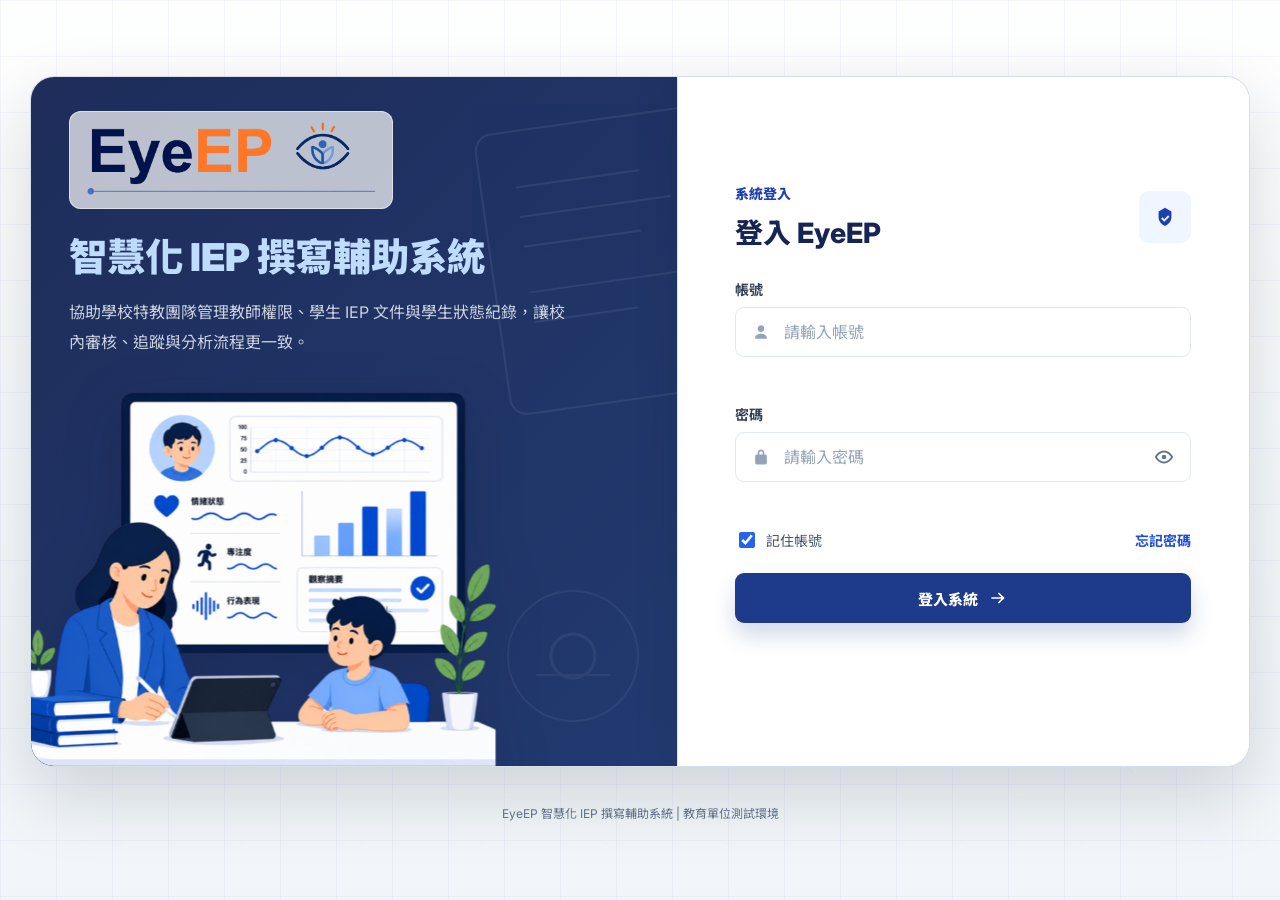
<file: EyeEP-login/index.html>
﻿<!doctype html>
<html lang="zh-Hant">
  <head>
    <meta charset="UTF-8" />
    <meta name="viewport" content="width=device-width, initial-scale=1.0" />
    <title>EyeEP 智慧化 IEP 撰寫輔助系統</title>
    <link rel="preconnect" href="https://fonts.googleapis.com" />
    <link rel="preconnect" href="https://fonts.gstatic.com" crossorigin />
    <link
      href="https://fonts.googleapis.com/css2?family=Noto+Sans+TC:wght@400;500;600;700;800&family=Inter:wght@500;600;700;800&display=swap"
      rel="stylesheet"
    />
    <link rel="stylesheet" href="style.css" />
  </head>
  <body>
    <main class="login-page">
      <div class="background" aria-hidden="true">
        <div class="grid-pattern"></div>
        <svg class="geometry-lines" viewBox="0 0 1440 900" preserveAspectRatio="none">
          <path d="M96 156H438L548 266H822"></path>
          <path d="M1010 132H1222L1336 246V420"></path>
          <path d="M150 668H392L496 566H682"></path>
          <path d="M918 650H1152L1274 772"></path>
          <path d="M780 216L884 296L842 424L704 424L662 296L780 216Z"></path>
        </svg>
      </div>

      <section class="layout">
        <div class="split-card fade-up">
          <section class="split-info">
            <div class="brand-card">
              <img class="brand-logo" src="logo.png" alt="EyeEP" />
            </div>

            <div class="headline-block">
              <p class="english-title">智慧化 IEP 撰寫輔助系統</p>
              <p class="description">
                協助學校特教團隊管理教師權限、學生 IEP 文件與學生狀態紀錄，讓校內審核、追蹤與分析流程更一致。
              </p>
            </div>

            <div class="product-showcase" aria-label="AI IEP 教育分析系統展示圖">
              <img class="product-visual" src="AI-IEP.png" alt="AI IEP 教育分析系統展示" />
            </div>
          </section>

          <section class="login-card">
            <div class="card-header">
              <div>
                <p class="eyebrow">系統登入</p>
                <h2>登入 EyeEP</h2>
              </div>
              <div class="secure-icon">
                <svg viewBox="0 0 24 24" aria-hidden="true">
                  <path d="M12 2l7 4v6c0 4.5-3 8.3-7 9.8C8 20.3 5 16.5 5 12V6l7-4zm3.4 8.2l-4.2 4.2-2-2-1.4 1.4 3.4 3.4 5.6-5.6-1.4-1.4z"></path>
                </svg>
              </div>
            </div>

            <form id="loginForm" novalidate>
              <div class="field-group">
                <label for="account">帳號</label>
                <div class="input-wrap">
                  <svg class="field-icon" viewBox="0 0 24 24" aria-hidden="true">
                    <path d="M12 12c2.2 0 4-1.8 4-4s-1.8-4-4-4-4 1.8-4 4 1.8 4 4 4zm0 2c-3.3 0-7 1.7-7 5v1h14v-1c0-3.3-3.7-5-7-5z"></path>
                  </svg>
                  <input id="account" name="account" type="text" placeholder="請輸入帳號" autocomplete="username" />
                </div>
                <p class="error-message" id="accountError"></p>
              </div>

              <div class="field-group">
                <label for="password">密碼</label>
                <div class="input-wrap">
                  <svg class="field-icon" viewBox="0 0 24 24" aria-hidden="true">
                    <path d="M17 9h-1V7c0-2.2-1.8-4-4-4S8 4.8 8 7v2H7c-1.1 0-2 .9-2 2v8c0 1.1.9 2 2 2h10c1.1 0 2-.9 2-2v-8c0-1.1-.9-2-2-2zm-7-2c0-1.1.9-2 2-2s2 .9 2 2v2h-4V7z"></path>
                  </svg>
                  <input id="password" name="password" type="password" placeholder="請輸入密碼" autocomplete="current-password" />
                  <button class="password-toggle" id="passwordToggle" type="button" aria-label="顯示密碼">
                    <svg class="eye-icon" viewBox="0 0 24 24" aria-hidden="true">
                      <path d="M12 5c5 0 9 4.5 10 7-1 2.5-5 7-10 7S3 14.5 2 12c1-2.5 5-7 10-7zm0 2c-3.4 0-6.4 2.7-7.7 5 1.3 2.3 4.3 5 7.7 5s6.4-2.7 7.7-5C18.4 9.7 15.4 7 12 7zm0 2.5a2.5 2.5 0 110 5 2.5 2.5 0 010-5z"></path>
                    </svg>
                  </button>
                </div>
                <p class="error-message" id="passwordError"></p>
              </div>

              <div class="form-row">
                <label class="remember">
                  <input type="checkbox" id="rememberMe" checked />
                  <span>記住帳號</span>
                </label>
                <button class="link-button" type="button">忘記密碼</button>
              </div>

              <button class="login-button" id="loginButton" type="submit">
                <span class="button-text">登入系統</span>
                <span class="spinner" aria-hidden="true"></span>
                <svg class="arrow-icon" viewBox="0 0 24 24" aria-hidden="true">
                  <path d="M13.2 5.3L20 12l-6.8 6.7-1.4-1.4 4.4-4.3H4v-2h12.2l-4.4-4.3 1.4-1.4z"></path>
                </svg>
              </button>
              <p class="success-message" id="successMessage" role="status"></p>
            </form>
          </section>
        </div>

        <p class="footer-note">EyeEP 智慧化 IEP 撰寫輔助系統 | 教育單位測試環境</p>
      </section>
    </main>

    <script src="script.js"></script>
  </body>
</html>
</file>
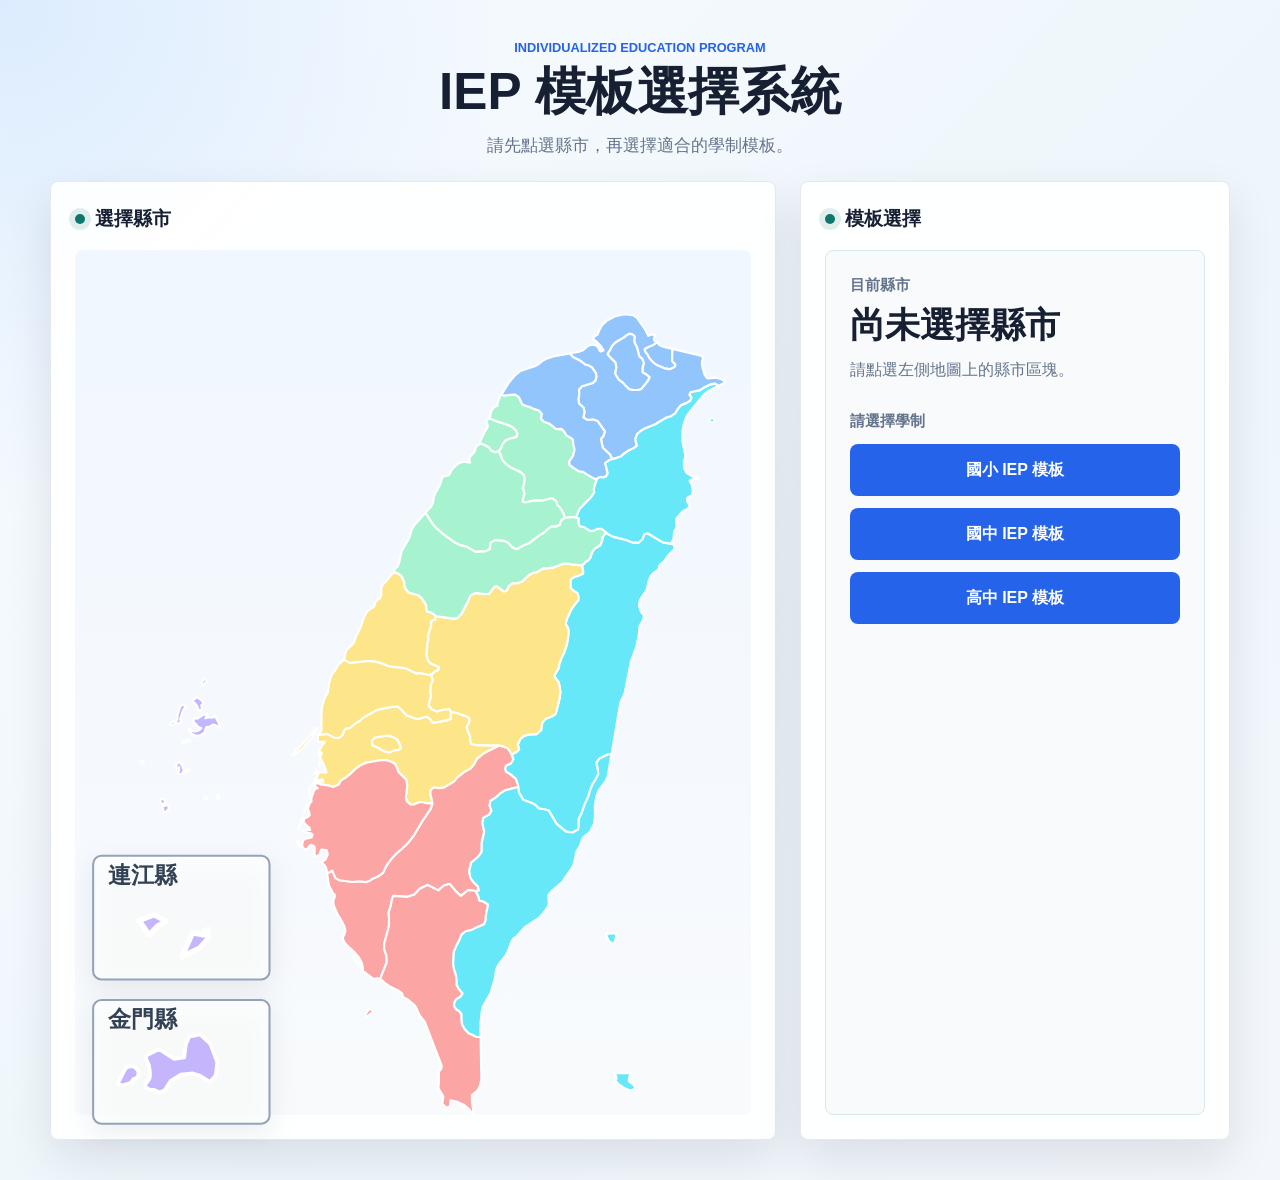
<file: EyeEP-Map/index.html>
<!DOCTYPE html>
<html lang="zh-Hant">
<head>
    <meta charset="UTF-8">
    <meta name="viewport" content="width=device-width, initial-scale=1.0">
    <title>IEP 模板選擇系統首頁</title>
    <link rel="stylesheet" href="style.css">
</head>
<body>
    <main class="page-shell">
        <header class="hero">
            <p class="eyebrow">Individualized Education Program</p>
            <h1>IEP 模板選擇系統</h1>
            <p class="hero-text">請先點選縣市，再選擇適合的學制模板。</p>
        </header>

        <section class="workspace" aria-label="IEP 模板選擇">
            <section class="card map-card" aria-labelledby="mapTitle">
                <div class="section-heading">
                    <span class="heading-dot"></span>
                    <h2 id="mapTitle">選擇縣市</h2>
                </div>

                <div class="map-wrap">
                    <svg class="taiwan-map" viewBox="210 245 820 1050" role="img" aria-labelledby="svgTitle svgDesc">
                        <title id="svgTitle">台灣縣市互動地圖</title>
                        <desc id="svgDesc">可點擊台灣 22 個縣市區塊，包含本島與離島縣市。</desc>

                        <defs>
                            <filter id="countyShadow" x="-30%" y="-30%" width="160%" height="160%">
                                <feDropShadow dx="0" dy="14" stdDeviation="10" flood-color="#1d4ed8" flood-opacity="0.24"/>
                            </filter>
                        </defs>

                        <!-- SVG path source: @svg-maps/taiwan, based on simplemaps Taiwan map data. -->
                        <g class="island-inset lienchiang-inset" aria-label="連江縣位置框">
                            <rect class="inset-frame" x="232" y="980" width="214" height="150" rx="10" />
                            <text class="inset-title" x="250" y="1013">連江縣</text>
                        </g>
                        <g class="island-inset kinmen-inset" aria-label="金門縣位置框">
                            <rect class="inset-frame" x="232" y="1155" width="214" height="150" rx="10" />
                            <text class="inset-title" x="250" y="1188">金門縣</text>
                        </g>
                        <g class="county-group">
                            <path class="county" id="changhua-county" tabindex="0" role="button" aria-label="選擇彰化縣" data-county="彰化縣" d="M647.2 689.6l0.1 3.6-4.3 1.6-1.2 2.9 0.5 4-2 4.6-1.6 5.4-0.1 5.7-1.2 6.6-0.9 13.4 2.1 6.3 3.6 3.3 3.9 1.4 5.6 2.9-1 3.5-3.8 1.5-2.5 2.3-2.4 1.6-1 0.7-12-2.4-5.8 0.1-12.2-6-19.7-2.3-11.6-4.4-6.6-1.8-7.6-0.4-22 2.6-7.6-4.4 0.8-1.4 1.6-7.1 1.2-3 7.1-6.8 2-2.8 2.7-7.8 4.2-7.7 5.7-16.1 2.7-4.7 3-3 2.5-1.7 2.2-1.1 1.6-1.4 0.6-3 1.2-2.8 5.1-4 1.2-3 0.6-10.1 0.9-2.8 2.7-2.6 11.3-13.2 5.8 1.9 4 3.5 2.7 6.3 1 7.6 4.5 5.4 11.9 3.5 4.3 3.6 3.2 5 2 4 0.1 4 1.2 3.3 4.3 0.8 5.4 3.5 0 1.4z" />
                            <path class="county" id="chiayi-city" tabindex="0" role="button" aria-label="選擇嘉義市" data-county="嘉義市" d="M573.8 836.5l9.3-1.6 7.8-0.7 5.6 2.1 4.1 2.2 2.5 4 2.5 6.8-3 2.2-4.5 0.6-6.8 2.7-7.3-1.7-7-4.5-6.1-2.4-0.9-5.6 3.8-4.1z" />
                            <path class="county" id="chiayi-county" tabindex="0" role="button" aria-label="選擇嘉義縣" data-county="嘉義縣" d="M499.6 893.2l-1.8 1.4-0.4-1.1 2.4-3.1 0.9-2.4 1.1-1.5 0.6 0.5 0.1 1.1-1.4 2-1.5 3.1z m2.2-12.6l-0.7-0.7 2-3.8 0.9-0.4-0.5 1.9-1.7 3z m4.9-9l-0.1-4.4 0.5 0.4 0.1 2.9-0.5 1.1z m1.4-9.7l-0.8 1.6-0.5-2 1.3 0.4z m-1.3-6.1l-0.5 1.3-1.3-2.1 1.8 0.8z m-29.8 1l-3.2 1.6 3.8-5.4 13.9-14.1 10.6-13.5 2.5-0.8-9 14.7-4.5 4.5-2.9 3.5-3.8 3.8-3 2.1-4.4 3.6z m189.5-51.1l6.1 0.7 6.8 2.6 4.1 1.2 5.1 2.8-0.3 5.3-3 5.1 1.2 4.8 2.7 6.5 0.4 5.9 1.1 3.8 7.6 1.4 25.6 0.2 0.9 0.2-18.5 9.4-8.5 6.8-3.6 6.8-4.2 5-7.7 4.3-7.9 6.1-4.5 5.4-12.3 7.3-5.8 0.6-6.9-0.7-3.6 3.5-0.1 5 1.4 4.5 1 6.7-8.4-1-3.7-1.1-5 0.6-5.3 2.4-3.8 0-4.5-3.5-1.6-4.6 1.8-14.2-1-7.5-9.9-10.1-1.7-5.1-2.1-4.2-4-2.4-7.2-2.4-8.5 0.5-15.2 2.8-7.8 3.5-6.1 4.6-4.7 4.8-6.6 5.1-5.8 3.6-2.5 4.9-6.2 2.8-7.2-1.8-8.9-1.3-5.2-2 3.8-0.3 3.3-1.4 1.4 0.5-0.9-3.2-2.2 1.6-1.8-0.5-2.5-0.1 0-3.3 2.4-5.6 3.7-0.3 5.4 0.1-3.7-10.5-4.1-8 1.9-3.7 0-1.9-3.1-1.5 0.4-1.8 1.8-2 0.9-2.6 4-5.2-8.5 0.5-0.2-8.7 11.6-1.4 8.3 4.7 6.1 0.1 3.9-3.2 1.7-4.9 2.1-3 5.3-0.8 7-5.7 4.4-2.4 3.8-3.8 16.3-9.4 7.2-2 12.6-2.3 6.9-0.4 5.3 4.6 5 5.9 12.6 4.6 3.7-0.5 8.3-2.4 4.7 3.4 2.4 3.9 6.3-0.6 11.7-2.4 4-1.3 0-3.4 0.3-5 0.5 0z m-92.7 30.8l-3.8 4.1 0.9 5.6 6.1 2.4 7 4.5 7.3 1.7 6.8-2.7 4.5-0.6 3-2.2-2.5-6.8-2.5-4-4.1-2.2-5.6-2.1-7.8 0.7-9.3 1.6z" />
                            <path class="county" id="hualien-county" tabindex="0" role="button" aria-label="選擇花蓮縣" data-county="花蓮縣" d="M935.4 601.5l0.6 0.8 1.6 2.9 0.2 1.1-1.4 2.4-5.8 5.7-6.2 8.6-4.7 3.7-1.4 2 0.7 2.1-0.9 1.5-6.6 5.1-2.5 2.4-2.8 6-2.9 12.2-7.4 10.9-1.5 4.4 0.2 4.7 1.8 5.2 1.5 2.3 1.3 1 0.8 1.4 0.1 3.2-1.1 3.6-3.7 5.8-0.7 3.5-0.4 6.4-3.2 16.3-6.4 17-8 40.1-4.8 9.8-11 64.1-3.5-1-10.8 5.2-3.9 5.4 1.7 6.9 0.6 6.9-3.6 6.9-3.4 5.2-2.7 6.6-2.4 8.4-3.7 7.7-4.8 13.2-3.1 6.1 0.1 6.7-0.9 6.2-6.5 3.7-8.2-1.1-11.7-9.7-9.2-16-5.7-1.5-6.3-0.9-5-4.8-6.1-2.9-7.8-2.8-5-8.1-1.2-7.4-0.3-2.5-2.8-7.6-6.3-5.2-5.6-3.6-1-4 1.4-3.2 5.6-2.4 3-5-1.9-5.8 6-3.5 3.1-2.8-1.7-6.2 1.5-2.7 1.5-4 5.2-3.9 7.4-1.6 7.4-0.3 5.3-4.7 1.3-8.5 4-5.2 7.6-2.8 4.5-3.1 1.6-5.1 3.2-12.6 1.2-8.4-0.9-7.2-1.2-5.4-3.2-4.1-2.1-4 5.7-9.4 0.2-3.7 2.5-7 3.9-8.5 3-8.8 1.6-9.9 0.6-7.6-1.8-4.5-2-3.3 2.3-7.6 5.1-10.7 8-10.4 0.3-3.9-1.5-4.5-5.2-3.4-2.9-3.1-0.2-9.9 3.7-2.9 6.6-2.2 5.2-2.4-0.2-3.7-1.4-6.2 2.8-2 1.2-2.1 3.4-1.7 3.1-3.8 1.3-5.1 3-5 7.5-4.7 2.4-6.2 0.4-4.2 4.7-4.9 2.5 2.1 6.5 3.1 15 3.8 8.3 3.2 6.5 0 4.9-4.5 2.4-6 3.8-0.9 18.5 11.1 11.1 1.7 1.1 0z" />
                            <path class="county" id="hsinchu-city" tabindex="0" role="button" aria-label="選擇新竹市" data-county="新竹市" d="M724.3 489l-0.2 0.2-4.6 1.1-4.4-1.7-2.7-3.8-4.3-2.6-6.9-2.7 1.2-4.1 5.5-11.4 2.2-3 0.7-1.5 0-1.7-0.7-1.9-1.1-2.2 1.5-3 1.8-1.8 8.3 3.6 15.1 4.8 5.4 2.8 3.8 3.9 1.9 3.7-1 3.6-2.4 1.4-5.1 0.9-5.9 2.4-3.4 4.3-2.3 5.6-2.4 3.1z" />
                            <path class="county" id="hsinchu-county" tabindex="0" role="button" aria-label="選擇新竹縣" data-county="新竹縣" d="M843.1 523.6l-2.3 6.5-1.4 4.7 0.6 4.4-3.8 5.8-14 14.2-4.3 10.5-2.8-0.8-10.6 1-0.8 0.6-0.6-4.9-4.6-7.8-3.3-3.3-1.3-4.4-5-4-12.5 3.2-4.8-0.5-6.8 0.5-7.7 2.1-4.1-1 0.9-5.1 1.3-4.6-1-4-1-2.9 1-3.1 0.8-3.5 0.3-3.9-0.7-5.2-3.9-3.4-12.1-5.7-6-4.5-3.9-4.4-4.4-11.1 2.4-3.1 2.3-5.6 3.4-4.3 5.9-2.4 5.1-0.9 2.4-1.4 1-3.6-1.9-3.7-3.8-3.9-5.4-2.8-15.1-4.8-8.3-3.6 1.5-2.3 0.6-3.9 0.9-2.9 2-2.9 2.7-2.1 2.5-0.9-0.2-1.2 0.7-2.9 2.2-6.1 2.1-3.3 3.1 1.1 13.7-1 4.6 3.1 4 8.7 5 2 4.3 1.2 4.1 2 6.8 2.2 3.6 4.2-1.1 5.8 3.5 3.7 6.5 2.1 4.2 3.1 3.1 3.1 3.8 0.7 3.9-0.3 3.4 3.5 2.6 4.5 4.3 2.2 3.4 2.6 0.4 5 1.6 7.3-1.9 7.8-4.6 6.5 0.5 4.3 5.2 3.9 6.2 3.8 5.5 0.9 4 2.9 7.3 4.1 4.8 2.2z" />
                            <path class="county" id="kaohsiung-city" tabindex="0" role="button" aria-label="選擇高雄市" data-county="高雄市" d="M739.8 857.3l1.9 5.8-3 5-5.6 2.4-1.4 3.2 1 4 5.6 3.6 6.3 5.2 2.8 7.6 0.3 2.5-15.6 3.8-6.4 4.1-4 3.9-7.8 5.1-0.9 5.7 2.3 6-2.7 4.9-7.4 4-0.8 6.9 2.1 9.9-3 13.2-0.1 11.2-4.3 5.9-8.5 7.2-2.3 9.8 1.3 8.1 3 4.6 6.2 6.4 1.2 4.9-3.9 0.5-5.2-0.9-4.3 0.2-8.5 6.7-5.9-5.5-7.6-8.9-7.2 1.8-6.6 5.9-13.1-6.6-9.4 4.5-6.4 7.1-8 2.8-17.8-1.1-1.7 4.9-1.3 7.2-2.6 7.9 0.5 7-0.1 9.5-5.7 21.2-0.1 7.1 2.7 7.5 0.4 8.2-8.1 20.5-2.6-1.1-1.6 0.1-1.8 0.7-2.2 0-13-10.2-12.1-17.1 12.7 15.4-1.5-7.4-3.8-7.2-5.3-6-9-8.4-3.5-4.2-1.6-4.8 2.2-4.6 1.1-4.1-1.5-5.8-2.7-5.6-4.9-7.7-4.6-10.2-1-4.5 0.1-3 1.5-3.6 0.3-2.4-0.5-1.2-2.7-2.3-0.5-2.3-2.9-4.9-0.7-2-2.1-13.6 6.1-3.7 0.2 0.5 3.9 8.6 4.8 2.5 15.7 2.2 8.2-0.9 8.4 1 4.2-1.5 3.5-2.6 6.5-2.6 6.3-4.4 2.4-5.5 3-5.2 5.3-7.1 6.1-6.4 6.5-5.4 7.4-7.2 6.5-8.4 10-17 10.4-15.1 2.3-6.6-1-6.7-1.4-4.5 0.1-5 3.6-3.5 6.9 0.7 5.8-0.6 12.3-7.3 4.5-5.4 7.9-6.1 7.7-4.3 4.2-5 3.6-6.8 8.5-6.8 18.5-9.4 4.3 1 5.8 2.2 4.2 5.9 0.7 2z" />
                            <path class="county" id="keelung-city" tabindex="0" role="button" aria-label="選擇基隆市" data-county="基隆市" d="M934.8 365l-0.3 11.9 0.2 3 3.7 3.9-0.4 2.5-2.5 1.8-4 1.5-5.1-0.6-10.6-4.4-3-2.2-3.7-3.4-2.8-3.5-1.7-3.5-2.9-3.7-0.6-2.9 3.2-2.2 7.2-3.1 4.4-2.9 1.4 0.9 2.4 2.7 3.9 1.4 11.2 2.8z" />
                            <path class="county" id="kinmen-county" tabindex="0" role="button" aria-label="選擇金門縣" data-county="金門縣" transform="translate(260 230) scale(1.78)" d="M9.2 576.4l-5.2 1.5-3-1.2 5-9.9 1.3-1.4 2.1-0.5 2.1-0.1 2 1.4 1.6 1.8 0 3.1-1.4 2.1-1.6 0.1-1.1 1.2-0.6 1.2-1.2 0.7z m55-26.8l4.7 12.6-1 8.8-3.9 4.6-6.8-4.3-5-1.6-8.1 0.8-7.1 4.5-3.9 6.1-3.4 1.7-3.9-1.9-2.7-0.1-2.4-1.1-1.2-2.1 0.5-0.7 2.1-2.8 0.7-1.2 0.2-2.1-0.1-2.5-0.7-4.3-1.8-4.2-0.2-2.1 1.5-0.9 7.6-3.7 10 6.6 7-0.9 1.1-8.7 2.3-5.5 7.5-1.5 7 6.5z" />
                            <path class="county" id="lienchiang-county" tabindex="0" role="button" aria-label="選擇連江縣" data-county="連江縣" transform="matrix(5.2 0 0 5.2 -2068 425)" d="M469.2 123.9l-0.2 2.3-1.9 2.1-4.1 2 2.5-5.6 2.5 0.5 0.1-0.9 1.1-0.4z m-11.8-0.8l-2 2.1-2.4-3.4 3.6-1.3 2.7 1.5-1.9 1.1z" />
                            <path class="county" id="miaoli-county" tabindex="0" role="button" aria-label="選擇苗栗縣" data-county="苗栗縣" d="M724.3 489l4.4 11.1 3.9 4.4 6 4.5 12.1 5.7 3.9 3.4 0.7 5.2-0.3 3.9-0.8 3.5-1 3.1 1 2.9 1 4-1.3 4.6-0.9 5.1 4.1 1 7.7-2.1 6.8-0.5 4.8 0.5 12.5-3.2 5 4 1.3 4.4 3.3 3.3 4.6 7.8 0.6 4.9-3.7 2.6-1.8 5.6-4.9 2-5.3-0.1-4.2 3-4.6 4.4-5.9 3.2-11.6 9.2-6.8 2.9-8.9 4.7-5.4-2.1-5-5.6-6-2.4-9.9-0.8-5.5 3.3-0.9 7.4-5.2 2.8-12.1 0.7-11.6-6.7-6.6-1.2-7.3-3.6-15.1-11.1-6.3-5.5-4.7-5-9.2-14.3 7.2-8.1 1.9-4 0.9-6.6 2.2-5.6 5.9-10.4 1.6-6.3 1.5-2.7 6.8-2 1.9-2.1 1.1-2.6 1.4-2.5 4.2-4.3 4.6-3.4 5.6-1.5 7.1 1.3-0.9-5.4 2.7-3.7 3.7-3.8 1.9-5.7 0.8-1.9 3.6-1.8 0.3-1.3 6.9 2.7 4.3 2.6 2.7 3.8 4.4 1.7 4.6-1.1 0.2-0.2z" />
                            <path class="county" id="nantou-county" tabindex="0" role="button" aria-label="選擇南投縣" data-county="南投縣" d="M825 627.6l1.4 6.2 0.2 3.7-5.2 2.4-6.6 2.2-3.7 2.9 0.2 9.9 2.9 3.1 5.2 3.4 1.5 4.5-0.3 3.9-8 10.4-5.1 10.7-2.3 7.6 2 3.3 1.8 4.5-0.6 7.6-1.6 9.9-3 8.8-3.9 8.5-2.5 7-0.2 3.7-5.7 9.4 2.1 4 3.2 4.1 1.2 5.4 0.9 7.2-1.2 8.4-3.2 12.6-1.6 5.1-4.5 3.1-7.6 2.8-4 5.2-1.3 8.5-5.3 4.7-7.4 0.3-7.4 1.6-5.2 3.9-1.5 4-1.5 2.7 1.7 6.2-3.1 2.8-6 3.5-0.7-2-4.2-5.9-5.8-2.2-4.3-1-0.9-0.2-25.6-0.2-7.6-1.4-1.1-3.8-0.4-5.9-2.7-6.5-1.2-4.8 3-5.1 0.3-5.3-5.1-2.8-4.1-1.2-6.8-2.6-6.1-0.7-2.6-3.5-8.2 0.9-6.8 2-5.8-2.5-4-4.7 0.9-5.7 1.9-5.2-1-7.7 1-7.2 2-4.7-1.9-7.2 2.4-1.6 2.5-2.3 3.8-1.5 1-3.5-5.6-2.9-3.9-1.4-3.6-3.3-2.1-6.3 0.9-13.4 1.2-6.6 0.1-5.7 1.6-5.4 2-4.6-0.5-4 1.2-2.9 4.3-1.6-0.1-3.6 4.3 0.2 17.9 2.5 4.2-0.6 5-4.8 7.6-14.4 3.7-8.5 6.4-3 10.1 1.4 6-0.2 5.8-7.7 3-1.9 8.9 6.7 3.5-0.9 2.6-5.5 4.7-3.9 6.6 0.1 5-1.9 7.9-7.6 5.1-2.9 4.4-0.8 8.8-4.7 6.2-0.2 6.3-1 11.1-4.4 4.6-0.3 4.7 1 13.4 1.3z" />
                            <path class="county" id="new-taipei-city" tabindex="0" role="button" aria-label="選擇新北市" data-county="新北市" d="M915.9 357.2l-4.4 2.9-7.2 3.1-3.2 2.2 0.6 2.9 2.9 3.7 1.7 3.5 2.8 3.5 3.7 3.4 3 2.2 10.6 4.4 5.1 0.6 4-1.5 2.5-1.8 0.4-2.5-3.7-3.9-0.2-3 0.3-11.9 34.6 8.4 3.2 2-1.6 3.7-0.4 2.9 0.7 5.2 2.4 8.7 2.6 4.1 2.2 0.9 7-1 3.6 0.4 4.2 1.1 3.7 1.9 2 2.5-8.7 4.3-0.8-1.1-3.3-1.9-5.9 1.3-8.4 4.4-3.7 2.5-11.2 2.3-1.4 2.9 2.5 3.6-1.6 3.8-4.6 2.9-3.5 1.2-3.7 2-3.3 4.1-3.1 5-5 3.6-6.2 1.9-13.5 8.1-13 5.3-3.8 2.3-4.7 4-2 4.9 0.2 4.2 1 3.2 0.4 2-3.9 2.8-6.6 3.2-5 3.5-3.8 3.3-4.9 1.8-5.7 1.6-2.5-5.4-8.9-8.5-1.4-5.6-0.8-5.2 3.1-3.7 1.5-5.3-8.5-12.3-5-2-7.4 0.4-5.1-2.9 1.3-6.7-1-5.1-5.4-5.1-1-5.1 1-5.8-0.2-6.2 3.7-4 13.1-3.9 3.3-3.4 1-4.2-0.5-4.1-5.1-7.5-4.2-2.2-4.1-1-3.2-2.8-4.7-3.1-6.3-3-4.2-4.6 11.2-2.1 4.8-1.8 6.1-5.2 1.9-0.9 2.2-0.4 3.1 0 3.5 1.1 1.9 2.7 1.2 2.7 1.5 1.6 3.5-1.4-3.6-5.7-5.8-5.9-3.1-1.9 0.9-2.7 1.8-1.5 1.9-0.9 0.8-1 2.1-5.1 3.2-5.9 6.6-5.9 9.6-4.9 11-2.5 10.8 1.2 4.5 3.4 10 14.2 3.6 7.4 1.2-0.5 2.7-0.7 3-0.4 2.2 0.6-0.1 0.9-1.1 1.3-1 1.8 0.1 2.2 1.1 1.2 2.3 1.7z m-18.5 56l7.6-9.6 2-4.3-3.8-3.2-4.6-2.6-0.1-5.1 1.6-6.6-1.6-4.4-3.9-3.5-2.5-10-3.2-6.8-0.4-3.5 0.5-3.6-2.1-2.2-3.8-1.2-4 2-2.9 2.5-10.9 6.4-3.6 4-2.1 4.6-1.8 2.4-1.6 3 3.8 4.2 5.7 5.5 1.2 6.3-1.5 7.4 3.9 6.7 5.8 4.6 3.8 4.3 3.7 3.3 4.8 1 5.8 0.1 4.2-1.7z" />
                            <path class="county" id="penghu-county" tabindex="0" role="button" aria-label="選擇澎湖縣" data-county="澎湖縣" d="M320.7 926.5l-1.8 0.9-1.3-1.5-1.5-4.7 1-1.2 3.8-1.3 2.7 0.7 0.1 2.1-0.2 1.6-1.2 1.2-1.6 2.2z m-1.2-12l-1.7 3.1-2.2-0.6-2-2.5-0.3-2.5 1.2-1.1 3.2 0.5 1.8 3.1z m48.8-3.2l-0.4 0.1-1.2-1.5 0.3-0.6 2.5-0.2 0.8 2-2 0.2z m14-4.6l0.3 0.2 2.3 0 0 1.3-1.1 1.5-0.7 1.8-1.1-2.8 0.3-2z m-33.5-29.6l-1.7 0.1-3 1.8-0.4-0.4 0.4-1.3 1.1-1.5 0.7-0.6 1.6-0.3 1.5 0.9-0.2 1.3z m-8.4-6.7l0.1 2.3 0.5 1.6 1.4 1.2-0.6 1.6-1.2 1.2 0.6 1.9-1.5 0.6-3.1-0.3-1.6-0.7 1.4-3.1-0.2-4.2-0.9 0.6-2 0.6-0.6-2.3 2.1-5.1 1.6-0.3 2.7 3.6 1.3 0.8z m-49.5-5.7l2.4 0.6 0 1.6-0.6 0.9-2.1 0.6-1.1-1.1 1.4-2.6z m58.5-24.8l-3.2 2.1-2.1 0.6-2.2 1.1-1.3-0.5-0.3-1.8 0.7-0.6 1.8 0.5 4-2 2.6 0.6z m19.5-28l-0.6 1.3 4-1.3 3.1 0.4 2.3-0.2 1.6-2.7 4.7 8.7 1.2 4-0.5 3-2-2-2.5-1.7-2.8-0.5-4 2.2-2.8 0.3-1.4 0.8-0.7 1.5-1.1 4.1-0.7 1.2-4.7 2.7-4.8 0.7-4.8-1.9-4.9-4.9 1.3-2.5 2.7 3.2 4 0.9 4.3-1.2 3.5-2.9-2.4-0.9-2-1.2-1.5-1.6-1.4-2.2-0.8 1.4-1 0.6-0.3-4 0.3-4 1.8 0 2.1 0.5 7.4-4.6 4.6-1.6-1.2 4.4z m-39.9 9.3l-3.8 0 0.7-2.1 1.2-1.3 1.9-0.5 2.5-0.2 2.2-0.9 0.6-2 0.1-4.8 3.2-10.4 3.1-3 4.2 3.6-2.5 1.5-1.7 3.6-2.8 8.5-0.1 2.2 0.7 2-0.3 1.3-3 0.5-2.2 0.1-1.5 0.3-1.3 0.6-1.2 1z m33.8-17.9l-2.2 0.7-1.1-1.5-0.9-3.5-2-2.9-4.3-4.3 5.5-4.1 3.3 1.7 3.2 2.8 1.4 2.9-2.5 2.4 1 3.5-1.4 2.3z m2.6-30.4l-0.3 0.9-1.3-3-0.2-1.4 1.8-1.5 1.6-3 0.5 1.1 2.5 1.4-0.4 1.8-2.2 1.3-2 2.4z" />
                            <path class="county" id="pingtung-county" tabindex="0" role="button" aria-label="選擇屏東縣" data-county="屏東縣" d="M569.4 1166l2 2.9-0.3 1-2.7 1.8-5 4.3-0.9-3.3 1.4-2.7 2.8-3.6 2 0 0.7-0.4z m126.7-143.3l3.5 6.6 0.7 4.9 5.4 1.3 5.5 3.6-2.8 13.8-0.1 5.2-2 5-9.8 4.1-4.8 2.7-7.6 1.6-5.4 4.5-2.4 6.6-3.7 6.6-3 7.5-0.8 14.7 1.2 6.5 2 6.1 1.1 7.1 0 5.4 2.6 5 4.6 5.6-2.5 3.8-5.3 3.2-2.1 3.9-0.5 4.5 2.7 3.9 3.4 1.7 3.1 4.4-0.1 5.7 0.6 6.1 3.2 5.9 4.6 4.9 10.2 4.7 4.5-0.3 0.9 51.6-1.6 7.3-2.5 6-3.4 2.5-4 3.7 0.1 8.3 1.5 9.2-0.4 5.9-4.5-6.8-6.8-5.2-7.8-3.5-8-1.9-0.3 6.6-2.3 2.3-3.4-0.8-3.7-3.1-0.2-2.4 1.3-7-5.5-9.2-0.5-2.4 0.1-2.1 0.4-3.2 0-10.8 0.5-3.1 2.5-3.6 0.5-3-19.9-51.6-1.6-2.9-5.5-6.8-4.4-9.9-2-2.8-8.2-6.5-5.4-3-0.9-3.7-0.7-1.3-4.4-2.9-10-4.8-4.5-3.1-4.8-4.2-2.6-1.6 8.1-20.5-0.4-8.2-2.7-7.5 0.1-7.1 5.7-21.2 0.1-9.5-0.5-7 2.6-7.9 1.3-7.2 1.7-4.9 17.8 1.1 8-2.8 6.4-7.1 9.4-4.5 13.1 6.6 6.6-5.9 7.2-1.8 7.6 8.9 5.9 5.5 8.5-6.7 4.3-0.2 5.2 0.9z" />
                            <path class="county" id="taichung-city" tabindex="0" role="button" aria-label="選擇台中市" data-county="台中市" d="M803.7 570.5l0.8-0.6 10.6-1 2.8 0.8 3.6 1-0.6 5.5 1.4 3.8 4.9 1 4.4 2.6 3.7 2.5 4-0.6 4.7-2.3 4.9 0 5.9 4.7-4.7 4.9-0.4 4.2-2.4 6.2-7.5 4.7-3 5-1.3 5.1-3.1 3.8-3.4 1.7-1.2 2.1-2.8 2-13.4-1.3-4.7-1-4.6 0.3-11.1 4.4-6.3 1-6.2 0.2-8.8 4.7-4.4 0.8-5.1 2.9-7.9 7.6-5 1.9-6.6-0.1-4.7 3.9-2.6 5.5-3.5 0.9-8.9-6.7-3 1.9-5.8 7.7-6 0.2-10.1-1.4-6.4 3-3.7 8.5-7.6 14.4-5 4.8-4.2 0.6-17.9-2.5-4.3-0.2 0-1.4-5.4-3.5-4.3-0.8-1.2-3.3-0.1-4-2-4-3.2-5-4.3-3.6-11.9-3.5-4.5-5.4-1-7.6-2.7-6.3-4-3.5-5.8-1.9 0.6-0.8 0.8-3.3 3.3-2.7 2.2-6.5 2.7-12.3 9.3-16.1 2.8-9.9 3.4-5.5 13.3-14.8 9.2 14.3 4.7 5 6.3 5.5 15.1 11.1 7.3 3.6 6.6 1.2 11.6 6.7 12.1-0.7 5.2-2.8 0.9-7.4 5.5-3.3 9.9 0.8 6 2.4 5 5.6 5.4 2.1 8.9-4.7 6.8-2.9 11.6-9.2 5.9-3.2 4.6-4.4 4.2-3 5.3 0.1 4.9-2 1.8-5.6 3.7-2.6z" />
                            <path class="county" id="tainan-city" tabindex="0" role="button" aria-label="選擇台南市" data-county="台南市" d="M483.8 968.3l-0.6 1.2-2.3-2-1.7-4.2 0.3-1.3 0.7 0 0.9 1.2 0.7 1.9 2.1 2.2-0.1 1z m0.5-27.6l-2.9 6.8 3.9-13.3 0.6 0.1-1.6 6.4z m3.5-12.8l3.5-9.9 0.5-0.1 0.2 1.9-4.2 8.1z m6.3-22.5l-0.4 2.4 0.6-10.6 0.5 0.2-0.7 8z m149.5 11.5l-2.3 6.6-10.4 15.1-10 17-6.5 8.4-7.4 7.2-6.5 5.4-6.1 6.4-5.3 7.1-3 5.2-2.4 5.5-6.3 4.4-6.5 2.6-3.5 2.6-4.2 1.5-8.4-1-8.2 0.9-15.7-2.2-4.8-2.5-3.9-8.6-0.2-0.5-6.1 3.7-1-6.3-1.8-3.6-3.9-3.9 4.7-3.4 2.7-6.1-1.1-5.2-6.3-0.9-1.2 1.8-1.1 3.4-1.8 2.7-3.3-0.1-1.3-2.3 0.5-7-0.8-2.4-4.1-1.8-2.3 2.1-1.8 2.9-2.8 0.7-2.9-2.5-0.7-3.5 0.7-3.4 1.1-2.3 3-1.6 3.7-0.5 3.1-1 1-3-1.4-1.5-9.4-2.4 0-1.9 7.9-0.1-0.8-2.6-4.3-3.7-2.8-3.2 0.7-4 2.5-1.5 2.7-0.9 1.4-2.5-0.8-3.9-1.4-3.2 0.9-3 1.4-3.7 2.3-2.6-0.5-2.3 0.5-2.3 3.3-9 1.6-1.7 2.6-0.6-3.7-2.5 1.6-4.1 5.2 2 8.9 1.3 7.2 1.8 6.2-2.8 2.5-4.9 5.8-3.6 6.6-5.1 4.7-4.8 6.1-4.6 7.8-3.5 15.2-2.8 8.5-0.5 7.2 2.4 4 2.4 2.1 4.2 1.7 5.1 9.9 10.1 1 7.5-1.8 14.2 1.6 4.6 4.5 3.5 3.8 0 5.3-2.4 5-0.6 3.7 1.1 8.4 1z" />
                            <path class="county" id="taipei-city" tabindex="0" role="button" aria-label="選擇台北市" data-county="台北市" d="M897.4 413.2l-4.2 1.7-5.8-0.1-4.8-1-3.7-3.3-3.8-4.3-5.8-4.6-3.9-6.7 1.5-7.4-1.2-6.3-5.7-5.5-3.8-4.2 1.6-3 1.8-2.4 2.1-4.6 3.6-4 10.9-6.4 2.9-2.5 4-2 3.8 1.2 2.1 2.2-0.5 3.6 0.4 3.5 3.2 6.8 2.5 10 3.9 3.5 1.6 4.4-1.6 6.6 0.1 5.1 4.6 2.6 3.8 3.2-2 4.3-7.6 9.6z" />
                            <path class="county" id="taitung-county" tabindex="0" role="button" aria-label="選擇台東縣" data-county="台東縣" d="M889.2 1263l-5.5 1.7-7.3-2.9-6.8-4.8-3.9-3.7 1.2-2.7-0.1-2.5-1-2.4-1.7-2.1 19.5 0 0 1.8-1.3 3.5-0.4 2.9 0.9 2.5 4.7 3.5 2 2.5-0.3 2.7z m-24-177.6l-0.1 1.1-3.4-0.4-0.4-0.6-2.7-1-2.8-4.9-1.4-4.3 0.6-0.6 10-0.7 1.1 0.6 0.8 2-0.8 3.9-0.9 1.6-0.4 1.7 0.4 1.6z m-163.1 114.1l-4.5 0.3-10.2-4.7-4.6-4.9-3.2-5.9-0.6-6.1 0.1-5.7-3.1-4.4-3.4-1.7-2.7-3.9 0.5-4.5 2.1-3.9 5.3-3.2 2.5-3.8-4.6-5.6-2.6-5 0-5.4-1.1-7.1-2-6.1-1.2-6.5 0.8-14.7 3-7.5 3.7-6.6 2.4-6.6 5.4-4.5 7.6-1.6 4.8-2.7 9.8-4.1 2-5 0.1-5.2 2.8-13.8-5.5-3.6-5.4-1.3-0.7-4.9-3.5-6.6 3.9-0.5-1.2-4.9-6.2-6.4-3-4.6-1.3-8.1 2.3-9.8 8.5-7.2 4.3-5.9 0.1-11.2 3-13.2-2.1-9.9 0.8-6.9 7.4-4 2.7-4.9-2.3-6 0.9-5.7 7.8-5.1 4-3.9 6.4-4.1 15.6-3.8 1.2 7.4 5 8.1 7.8 2.8 6.1 2.9 5 4.8 6.3 0.9 5.7 1.5 9.2 16 11.7 9.7 8.2 1.1 6.5-3.7 0.9-6.2-0.1-6.7 3.1-6.1 4.8-13.2 3.7-7.7 2.4-8.4 2.7-6.6 3.4-5.2 3.6-6.9-0.6-6.9-1.7-6.9 3.9-5.4 10.8-5.2 3.5 1-4.6 26.4-2.2 4.9-7.1 9.4-2.6 4.9-2.1 6.1-1.5 11.4 0.2 10.2-1 9.7-4.9 9.9-2.1 2.1-4.7 3.5-2.2 2.2-1 2.3-1.7 5.8-4.8 8.4-2.9 13.1-2.1 5.9-10.3 14.8-1.3 2.7-13.9 11.8-3.3 3.8-0.4 2.7 0.6 6.2-0.2 2.8-1.2 3.2-2.2 3.5-4.7 6.1-4.7 4.5-16.1 10.7-10.8 11.9-2.7 1.4-2.1 2.7-5.2 13.5-2.6 5-8 10-3.3 6-1.9 12.3-4.8 16.8-9.5 16.7-1.4 5.7-1.7 16.1 0.3 14.7z" />
                            <path class="county" id="taoyuan-city" tabindex="0" role="button" aria-label="選擇桃園市" data-county="桃園市" d="M861.8 498.8l-3.1 0.9-5.4 3.9 3.1 12.4-2.2 3.8-3.4 1.3-3.3-0.6-3.9 1.6-0.5 1.5-4.8-2.2-7.3-4.1-4-2.9-5.5-0.9-6.2-3.8-5.2-3.9-0.5-4.3 4.6-6.5 1.9-7.8-1.6-7.3-0.4-5-3.4-2.6-4.3-2.2-2.6-4.5-3.4-3.5-3.9 0.3-3.8-0.7-3.1-3.1-4.2-3.1-6.5-2.1-3.5-3.7 1.1-5.8-3.6-4.2-6.8-2.2-4.1-2-4.3-1.2-5-2-4-8.7-4.6-3.1-13.7 1-3.1-1.1 8.9-14.2 6.9-8.3 7.2-6.1 18.4-6.1 4.3-2.7 3.7-3.2 4.5-2.5 9-3.2 20.1-3.6 4.2 4.6 6.3 3 4.7 3.1 3.2 2.8 4.1 1 4.2 2.2 5.1 7.5 0.5 4.1-1 4.2-3.3 3.4-13.1 3.9-3.7 4 0.2 6.2-1 5.8 1 5.1 5.4 5.1 1 5.1-1.3 6.7 5.1 2.9 7.4-0.4 5 2 8.5 12.3-1.5 5.3-3.1 3.7 0.8 5.2 1.4 5.6 8.9 8.5 2.5 5.4z" />
                            <path class="county" id="yilan-county" tabindex="0" role="button" aria-label="選擇宜蘭縣" data-county="宜蘭縣" d="M982.4 448.9l2.1 0.5 1.6 2.2-0.7 2.3-3.8-0.1-1.4-0.8-1.7-2.7 0.9 0.3 3-1.7z m-47 152.6l-1.1 0-11.1-1.7-18.5-11.1-3.8 0.9-2.4 6-4.9 4.5-6.5 0-8.3-3.2-15-3.8-6.5-3.1-2.5-2.1-5.9-4.7-4.9 0-4.7 2.3-4 0.6-3.7-2.5-4.4-2.6-4.9-1-1.4-3.8 0.6-5.5-3.6-1 4.3-10.5 14-14.2 3.8-5.8-0.6-4.4 1.4-4.7 2.3-6.5 0.5-1.5 3.9-1.6 3.3 0.6 3.4-1.3 2.2-3.8-3.1-12.4 5.4-3.9 3.1-0.9 5.7-1.6 4.9-1.8 3.8-3.3 5-3.5 6.6-3.2 3.9-2.8-0.4-2-1-3.2-0.2-4.2 2-4.9 4.7-4 3.8-2.3 13-5.3 13.5-8.1 6.2-1.9 5-3.6 3.1-5 3.3-4.1 3.7-2 3.5-1.2 4.6-2.9 1.6-3.8-2.5-3.6 1.4-2.9 11.2-2.3 3.7-2.5 8.4-4.4 5.9-1.3 3.3 1.9 0.8 1.1-12 6-5.5 4.7-18.7 22.8-2.9 4.8-2.3 6.8-1.6 7.7-0.5 7.6 0.3 7.4 3.3 15.5-0.2 4-1.5 3.9 0.2 8.1 3.5 6.3 6.5 4 7.6 1.4 0 1.8-3.2-0.3-3.1 0.3-2.6 0.8-1.9 1.4 2.7 5 1.3 6.5-0.8 5.6-6 3.4-0.4 2.5 0.7 3 1.7 2.7 0.6 2.8-2.5 2.4-6.2 3.6-7 8-0.3 3.2 0.5 7-1.2 2.6-1.3 2.3-0.8 3.2-0.5 6.4-0.6 1.6-1 1.3-0.5 1.4 1.3 1.9z" />
                            <path class="county" id="yunlin-county" tabindex="0" role="button" aria-label="選擇雲林縣" data-county="雲林縣" d="M642 760.2l1.9 7.2-2 4.7-1 7.2 1 7.7-1.9 5.2-0.9 5.7 4 4.7 5.8 2.5 6.8-2 8.2-0.9 2.6 3.5-0.5 0-0.3 5 0 3.4-4 1.3-11.7 2.4-6.3 0.6-2.4-3.9-4.7-3.4-8.3 2.4-3.7 0.5-12.6-4.6-5-5.9-5.3-4.6-6.9 0.4-12.6 2.3-7.2 2-16.3 9.4-3.8 3.8-4.4 2.4-7 5.7-5.3 0.8-2.1 3-1.7 4.9-3.9 3.2-6.1-0.1-8.3-4.7-11.6 1.4 4.6-5.2-0.2-16.4 0.7-12.3 2.8-9.8 4.3-7.7 1.3-10 2.3-8.8 1.3-3 6.1-8.1 1.1-2.8 0.7-1.5 5.6-4.3 0.8-1.6 7.6 4.4 22-2.6 7.6 0.4 6.6 1.8 11.6 4.4 19.7 2.3 12.2 6 5.8-0.1 12 2.4 1-0.7z" />
                        </g>
                    </svg>
                </div>
            </section>

            <aside class="card selection-card" aria-live="polite">
                <div class="section-heading">
                    <span class="heading-dot"></span>
                    <h2>模板選擇</h2>
                </div>

                <div class="selection-panel">
                    <p class="selection-label">目前縣市</p>
                    <h3 id="selectedCounty">尚未選擇縣市</h3>
                    <p class="instruction" id="instructionText">請點選左側地圖上的縣市區塊。</p>

                    <div class="template-actions" id="templateActions" hidden>
                        <p class="template-title">請選擇學制</p>
                        <button type="button" class="template-btn" data-template="國小 IEP 模板">國小 IEP 模板</button>
                        <button type="button" class="template-btn" data-template="國中 IEP 模板">國中 IEP 模板</button>
                        <button type="button" class="template-btn" data-template="高中 IEP 模板">高中 IEP 模板</button>
                    </div>

                    <div class="result-box" id="resultBox" hidden>
                        <span class="result-kicker">選擇結果</span>
                        <p id="resultText"></p>
                    </div>
                </div>
            </aside>
        </section>
    </main>

    <script src="script.js"></script>
</body>
</html>

<path
</file>
<file: EyeEP-login/style.css>
:root {
  --blue-950: #172554;
  --blue-900: #1e3a8a;
  --blue-800: #1e40af;
  --blue-700: #1d4ed8;
  --blue-600: #2563eb;
  --slate-900: #0f172a;
  --slate-700: #334155;
  --slate-600: #475569;
  --slate-500: #64748b;
  --slate-300: #cbd5e1;
  --slate-200: #e2e8f0;
  --slate-100: #f1f5f9;
  --white: #ffffff;
  --danger: #dc2626;
  --success: #15803d;
}

* {
  box-sizing: border-box;
}

body {
  min-height: 100vh;
  margin: 0;
  color: var(--slate-900);
  font-family: "Inter", "Noto Sans TC", system-ui, -apple-system, BlinkMacSystemFont, sans-serif;
  background: #f6f8fb;
}

button,
input {
  font: inherit;
}

button {
  cursor: pointer;
}

.login-page {
  position: relative;
  min-height: 100vh;
  overflow: visible;
}

.background {
  position: absolute;
  inset: 0;
  overflow: visible;
  pointer-events: none;
  background:
    linear-gradient(180deg, rgba(255, 255, 255, 0.9), rgba(241, 245, 249, 0.92)),
    #f6f8fb;
}

.background::before {
  position: absolute;
  inset: 0;
  content: "";
  background-image:
    linear-gradient(rgba(30, 64, 175, 0.045) 1px, transparent 1px),
    linear-gradient(90deg, rgba(30, 64, 175, 0.045) 1px, transparent 1px);
  background-size: 56px 56px;
}

.grid-pattern {
  position: absolute;
  inset: 0;
  opacity: 0.42;
  background-image:
    linear-gradient(135deg, rgba(37, 99, 235, 0.08) 1px, transparent 1px),
    linear-gradient(45deg, rgba(15, 23, 42, 0.035) 1px, transparent 1px);
  background-size: 120px 120px, 160px 160px;
}

.geometry-lines {
  position: absolute;
  inset: 0;
  width: 100%;
  height: 100%;
  opacity: 0.18;
}

.geometry-lines path {
  fill: none;
  stroke: rgba(30, 64, 175, 0.11);
  stroke-width: 1.4;
}

.layout {
  position: relative;
  z-index: 1;
  display: flex;
  flex-direction: column;
  align-items: center;
  justify-content: center;
  gap: 18px;
  width: min(100% - 48px, 1320px);
  min-height: 100vh;
  margin: 0 auto;
  padding: 48px 0;
}

.fade-up {
  animation: fadeUp 500ms ease both;
}

.delay {
  animation-delay: 80ms;
}

.split-card {
  display: grid;
  grid-template-columns: minmax(0, 53fr) minmax(440px, 47fr);
  width: min(100%, 1220px);
  overflow: hidden;
  border: 1px solid rgba(203, 213, 225, 0.78);
  border-radius: 24px;
  background: var(--white);
  box-shadow: 0 28px 72px rgba(15, 23, 42, 0.16);
}

.split-info {
  position: relative;
  display: flex;
  flex-direction: column;
  justify-content: space-between;
  overflow: hidden;
  padding: 34px 38px 38px;
  color: white;
  background:
    linear-gradient(135deg, #1e2d5a 0%, #223a70 100%);
}

.split-info::before {
  position: absolute;
  right: -38px;
  top: 42px;
  width: 220px;
  height: 280px;
  content: "";
  opacity: 0.07;
  border: 2px solid white;
  border-radius: 18px;
  background:
    linear-gradient(white 0 0) 34px 54px / 124px 2px no-repeat,
    linear-gradient(white 0 0) 34px 84px / 152px 2px no-repeat,
    linear-gradient(white 0 0) 34px 114px / 118px 2px no-repeat,
    linear-gradient(white 0 0) 34px 160px / 150px 2px no-repeat,
    linear-gradient(white 0 0) 34px 190px / 104px 2px no-repeat;
  transform: rotate(-8deg);
}

.split-info::after {
  position: absolute;
  right: 38px;
  bottom: 44px;
  width: 128px;
  height: 128px;
  content: "";
  opacity: 0.055;
  border: 2px solid white;
  border-radius: 50%;
  background:
    radial-gradient(circle at center, transparent 0 20px, white 21px 23px, transparent 24px),
    linear-gradient(white 0 0) center 82px / 74px 2px no-repeat;
}

.split-info > * {
  position: relative;
  z-index: 1;
}

.brand-card {
  position: relative;
  isolation: isolate;
  contain: paint;
  display: flex;
  align-items: center;
  gap: 14px;
  width: fit-content;
  max-width: min(100%, 520px);
  min-height: 60px;
  padding: 8px 12px;
  overflow: hidden;
  border: 0;
  border-radius: 12px;
  background: rgba(255, 255, 255, 0.7);
  box-shadow: inset 0 0 0 1px rgba(255, 255, 255, 0.52);
  backface-visibility: hidden;
  transform: translateZ(0);
  will-change: transform;
}

.brand-logo {
  display: block;
  width: clamp(210px, 27vw, 300px);
  height: auto;
  object-fit: contain;
  backface-visibility: hidden;
  transform: translateZ(0);
}

.brand-text {
  display: grid;
  gap: 2px;
}

.brand-subtitle {
  margin: 0;
  color: var(--blue-950);
  font-size: 13px;
  font-weight: 800;
  line-height: 1.35;
}

.secure-icon svg,
.field-icon,
.arrow-icon,
.password-toggle svg {
  width: 22px;
  height: 22px;
  fill: currentColor;
}

.headline-block {
  margin-top: 24px;
}

h1,
h2,
p {
  margin-top: 0;
}

h1 {
  margin-bottom: 6px;
  color: white;
  font-size: clamp(40px, 4.2vw, 56px);
  line-height: 1;
  font-weight: 800;
  letter-spacing: 0;
}

.english-title {
  margin-bottom: 16px;
  color: #bfdbfe;
  font-size: clamp(28px, 3vw, 40px);
  line-height: 1.25;
  font-weight: 900;
  letter-spacing: 0;
}

.description {
  max-width: 500px;
  margin-bottom: 0;
  color: rgba(226, 232, 240, 0.88);
  font-size: 16px;
  line-height: 1.9;
}

.product-showcase {
  position: relative;
  display: flex;
  align-items: flex-end;
  justify-content: flex-start;
  overflow: visible;
  width: calc(100% + 38px);
  min-height: 286px;
  margin: 28px -38px -38px 0;
  padding: 0;
  border: 0;
  border-radius: 0;
  background: transparent;
  box-shadow: none;
  backface-visibility: hidden;
  transform: translateZ(0);
}

.product-visual {
  position: relative;
  display: block;
  width: 132%;
  max-width: none;
  max-height: 380px;
  object-fit: contain;
  object-position: left bottom;
  border-radius: 0;
  filter: drop-shadow(0 18px 28px rgba(8, 19, 48, 0.22));
  backface-visibility: hidden;
  transform: translate3d(-8%, 0, 0);
}

.login-card {
  position: relative;
  isolation: isolate;
  display: flex;
  flex-direction: column;
  justify-content: center;
  padding: 54px 58px;
  background: rgba(255, 255, 255, 0.98);
  box-shadow:
    inset 1px 0 0 rgba(203, 213, 225, 0.7),
    -12px 0 34px rgba(15, 23, 42, 0.07);
  backface-visibility: hidden;
  transform: translateZ(0);
  transition: box-shadow 180ms ease;
}

.login-card:hover {
  box-shadow:
    inset 1px 0 0 rgba(203, 213, 225, 0.7),
    -14px 0 38px rgba(15, 23, 42, 0.08);
}

.card-header {
  display: flex;
  align-items: center;
  justify-content: space-between;
  gap: 20px;
  margin-bottom: 28px;
}

.eyebrow {
  margin-bottom: 8px;
  color: var(--blue-800);
  font-size: 14px;
  font-weight: 800;
}

.card-header h2 {
  margin-bottom: 0;
  color: var(--blue-950);
  font-size: 28px;
  font-weight: 800;
}

.secure-icon {
  display: grid;
  flex: 0 0 auto;
  place-items: center;
  width: 52px;
  height: 52px;
  color: var(--blue-800);
  border-radius: 10px;
  background: #eff6ff;
}

.field-group {
  margin-bottom: 20px;
}

.field-group label {
  display: block;
  margin-bottom: 8px;
  color: var(--slate-700);
  font-size: 14px;
  font-weight: 700;
}

.input-wrap {
  position: relative;
}

.field-icon {
  position: absolute;
  top: 50%;
  left: 16px;
  width: 20px;
  height: 20px;
  color: #94a3b8;
  transform: translateY(-50%);
  pointer-events: none;
}

.input-wrap input {
  width: 100%;
  height: 50px;
  padding: 0 48px;
  color: var(--slate-900);
  border: 1px solid var(--slate-200);
  border-radius: 9px;
  outline: none;
  background: white;
  transition: border-color 180ms ease, box-shadow 180ms ease;
}

.input-wrap input::placeholder {
  color: #94a3b8;
}

.input-wrap input:focus {
  border-color: var(--blue-600);
  box-shadow: 0 0 0 3px rgba(37, 99, 235, 0.12);
}

.field-group.has-error input {
  border-color: #fca5a5;
}

.error-message {
  min-height: 20px;
  margin: 7px 0 0;
  color: var(--danger);
  font-size: 13px;
  line-height: 1.5;
}

.password-toggle {
  position: absolute;
  top: 50%;
  right: 8px;
  display: grid;
  place-items: center;
  width: 38px;
  height: 38px;
  color: var(--slate-500);
  border: 0;
  border-radius: 8px;
  background: transparent;
  transform: translateY(-50%);
  transition: color 180ms ease, background 180ms ease;
}

.password-toggle:hover {
  color: var(--blue-700);
  background: #eff6ff;
}

.form-row {
  display: flex;
  align-items: center;
  justify-content: space-between;
  gap: 16px;
  margin: 2px 0 22px;
  font-size: 14px;
}

.remember {
  display: inline-flex;
  align-items: center;
  gap: 8px;
  color: var(--slate-600);
  cursor: pointer;
}

.remember input {
  width: 16px;
  height: 16px;
  accent-color: var(--blue-600);
}

.link-button {
  padding: 0;
  color: var(--blue-700);
  border: 0;
  background: transparent;
  font-weight: 700;
  transition: color 180ms ease;
}

.link-button:hover {
  color: var(--blue-950);
  text-decoration: underline;
}

.login-button {
  display: flex;
  align-items: center;
  justify-content: center;
  gap: 10px;
  width: 100%;
  height: 50px;
  color: white;
  border: 0;
  border-radius: 9px;
  background: var(--blue-900);
  box-shadow: 0 12px 22px rgba(30, 58, 138, 0.2);
  font-size: 15px;
  font-weight: 800;
  transition: transform 180ms ease, box-shadow 180ms ease, opacity 180ms ease, background 180ms ease;
}

.login-button:hover {
  transform: translateY(-1px);
  background: var(--blue-800);
  box-shadow: 0 15px 26px rgba(30, 64, 175, 0.22);
}

.login-button:active {
  transform: translateY(0) scale(0.99);
}

.login-button.is-loading {
  cursor: not-allowed;
  opacity: 0.78;
}

.login-button.is-loading .arrow-icon {
  display: none;
}

.spinner {
  display: none;
  width: 19px;
  height: 19px;
  border: 2px solid rgba(255, 255, 255, 0.42);
  border-top-color: white;
  border-radius: 999px;
  animation: spin 760ms linear infinite;
}

.login-button.is-loading .spinner {
  display: inline-block;
}

.arrow-icon {
  width: 20px;
  height: 20px;
  transition: transform 180ms ease;
}

.login-button:hover .arrow-icon {
  transform: translateX(3px);
}

.success-message {
  min-height: 22px;
  margin: 14px 0 0;
  color: var(--success);
  font-size: 14px;
  font-weight: 700;
  text-align: center;
}

.footer-note {
  margin: 18px 0 0;
  color: var(--slate-500);
  font-size: 12px;
  line-height: 1.8;
  text-align: center;
}

@keyframes fadeUp {
  from {
    opacity: 0;
    transform: translateY(18px);
  }
  to {
    opacity: 1;
    transform: translateY(0);
  }
}

@keyframes spin {
  to {
    transform: rotate(360deg);
  }
}

@media (max-width: 980px) {
  .layout {
    gap: 38px;
    width: min(100% - 32px, 720px);
    padding: 34px 0;
  }

  .split-card {
    grid-template-columns: 1fr;
  }

  .product-showcase {
    min-height: 240px;
    margin-right: -38px;
    margin-left: 0;
  }
}

@media (max-width: 560px) {
  .layout {
    width: min(100% - 24px, 460px);
    padding: 22px 0 28px;
  }

  .headline-block {
    margin-top: 18px;
  }

  h1 {
    font-size: 40px;
  }

  .english-title {
    font-size: 27px;
  }

  .description {
    font-size: 15px;
  }

  .product-showcase {
    min-height: 190px;
    margin-top: 24px;
    margin-right: -20px;
    margin-left: 0;
  }

  .product-visual {
    width: 132%;
    max-height: 260px;
    transform: translate3d(-7%, 0, 0);
  }

  .login-card {
    padding: 30px 20px;
  }

  .split-info {
    padding: 30px 20px;
  }

  .card-header h2 {
    font-size: 24px;
  }

  .form-row {
    align-items: flex-start;
    flex-direction: column;
    gap: 10px;
  }
}
</file>
<file: EyeEP-Map/style.css>
:root {
    --bg: #eef6fb;
    --card: #ffffff;
    --text: #172033;
    --muted: #64748b;
    --line: #d9e7f1;
    --primary: #2563eb;
    --primary-dark: #1e40af;
    --primary-soft: #dbeafe;
    --accent: #0f766e;
    --shadow: 0 18px 45px rgba(15, 23, 42, 0.10);
}

* {
    box-sizing: border-box;
}

body {
    margin: 0;
    min-height: 100vh;
    color: var(--text);
    font-family: "Noto Sans TC", "Microsoft JhengHei", Arial, sans-serif;
    background:
        radial-gradient(circle at top left, rgba(147, 197, 253, 0.28), transparent 32rem),
        linear-gradient(135deg, #f8fbff 0%, var(--bg) 58%, #f3f7fb 100%);
}

button,
svg [role="button"] {
    font: inherit;
}

.page-shell {
    width: min(1180px, calc(100% - 32px));
    margin: 0 auto;
    padding: 40px 0;
}

.hero {
    margin-bottom: 24px;
    text-align: center;
}

.eyebrow {
    margin: 0 0 8px;
    color: var(--primary);
    font-size: 0.8rem;
    font-weight: 700;
    letter-spacing: 0;
    text-transform: uppercase;
}

.hero h1 {
    margin: 0;
    font-size: clamp(2rem, 4vw, 3.2rem);
    line-height: 1.15;
}

.hero-text {
    margin: 12px auto 0;
    color: var(--muted);
    font-size: 1.05rem;
}

.workspace {
    display: grid;
    grid-template-columns: minmax(0, 1.35fr) minmax(320px, 0.8fr);
    gap: 24px;
    align-items: stretch;
}

.card {
    border: 1px solid rgba(148, 163, 184, 0.24);
    border-radius: 8px;
    background: rgba(255, 255, 255, 0.92);
    box-shadow: var(--shadow);
}

.map-card,
.selection-card {
    padding: 24px;
}

.section-heading {
    display: flex;
    align-items: center;
    gap: 10px;
    margin-bottom: 18px;
}

.heading-dot {
    width: 10px;
    height: 10px;
    border-radius: 999px;
    background: var(--accent);
    box-shadow: 0 0 0 6px rgba(15, 118, 110, 0.12);
}

.section-heading h2 {
    margin: 0;
    font-size: 1.2rem;
}

.map-wrap {
    display: grid;
    place-items: center;
    min-height: 680px;
    border-radius: 8px;
    background: linear-gradient(180deg, rgba(239, 246, 255, 0.9), rgba(248, 250, 252, 0.9));
    overflow: visible;
}

.taiwan-map {
    width: min(100%, 700px);
    height: auto;
    overflow: visible;
}

.county {
    cursor: pointer;
    fill: var(--county-fill, #bfdbfe);
    stroke: #ffffff;
    stroke-width: 2.6;
    stroke-linejoin: round;
    transform-box: fill-box;
    transform-origin: center;
    transition:
        transform 180ms ease,
        filter 180ms ease,
        opacity 180ms ease,
        fill 180ms ease;
}

.county:hover,
.county:focus,
.county.is-active {
    fill: #38bdf8;
    filter: url("#countyShadow");
    transform: translateY(-8px) scale(1.03);
    opacity: 1;
    outline: none;
}

.county:focus-visible {
    stroke: #0f172a;
    stroke-width: 4;
}

#taipei-city,
#new-taipei-city,
#keelung-city,
#taoyuan-city {
    --county-fill: #93c5fd;
}

#hsinchu-city,
#hsinchu-county,
#miaoli-county,
#taichung-city {
    --county-fill: #a7f3d0;
}

#changhua-county,
#nantou-county,
#yunlin-county,
#chiayi-city,
#chiayi-county {
    --county-fill: #fde68a;
}

#tainan-city,
#kaohsiung-city,
#pingtung-county {
    --county-fill: #fca5a5;
}

#yilan-county,
#hualien-county,
#taitung-county {
    --county-fill: #67e8f9;
}

#penghu-county,
#kinmen-county,
#lienchiang-county {
    --county-fill: #c4b5fd;
}

.island-inset {
    pointer-events: none;
}

.inset-frame {
    fill: rgba(255, 255, 255, 0.72);
    stroke: #94a3b8;
    stroke-width: 2.5;
    filter: drop-shadow(0 10px 16px rgba(15, 23, 42, 0.10));
}

.inset-title {
    fill: #334155;
    font-size: 28px;
    font-weight: 800;
}


#lienchiang-county {
    stroke-width: 1.25;
    transform: matrix(5.2, 0, 0, 5.2, -2068, 425);
    transform-box: view-box;
    transform-origin: 0 0;
}

#lienchiang-county:hover,
#lienchiang-county:focus,
#lienchiang-county.is-active {
    transform: matrix(5.45, 0, 0, 5.45, -2185, 387);
}

#kinmen-county {
    transform: translate(260px, 230px) scale(1.78);
    transform-box: view-box;
    transform-origin: 0 0;
}

#kinmen-county:hover,
#kinmen-county:focus,
#kinmen-county.is-active {
    transform: translate(260px, 222px) scale(1.84);
}


.selection-card {
    display: flex;
    flex-direction: column;
}

.selection-panel {
    display: flex;
    flex: 1;
    flex-direction: column;
    min-height: 560px;
    padding: 24px;
    border: 1px solid var(--line);
    border-radius: 8px;
    background: #f8fafc;
}

.selection-label,
.template-title {
    margin: 0;
    color: var(--muted);
    font-size: 0.95rem;
    font-weight: 700;
}

#selectedCounty {
    margin: 8px 0 10px;
    font-size: clamp(1.65rem, 3vw, 2.2rem);
    line-height: 1.2;
}

.instruction {
    margin: 0;
    color: var(--muted);
    line-height: 1.7;
}

.template-actions {
    display: grid;
    gap: 12px;
    margin-top: 28px;
}

.template-btn {
    width: 100%;
    min-height: 52px;
    border: 0;
    border-radius: 8px;
    color: #ffffff;
    background: var(--primary);
    cursor: pointer;
    font-weight: 800;
    transition:
        transform 160ms ease,
        box-shadow 160ms ease,
        background 160ms ease;
}

.template-btn:hover,
.template-btn:focus-visible {
    background: var(--primary-dark);
    box-shadow: 0 12px 22px rgba(37, 99, 235, 0.22);
    transform: translateY(-3px);
    outline: none;
}

.result-box {
    margin-top: auto;
    padding: 18px;
    border: 1px solid #bfdbfe;
    border-radius: 8px;
    background: var(--primary-soft);
}

.result-kicker {
    display: block;
    margin-bottom: 6px;
    color: var(--primary-dark);
    font-size: 0.85rem;
    font-weight: 800;
}

#resultText {
    margin: 0;
    color: #10264f;
    font-size: 1.05rem;
    font-weight: 800;
    line-height: 1.55;
}

@media (max-width: 900px) {
    .workspace {
        grid-template-columns: 1fr;
    }

    .map-wrap {
        min-height: auto;
        padding: 16px 0;
    }

    .taiwan-map {
        width: min(100%, 430px);
    }

    .selection-panel {
        min-height: auto;
    }
}

@media (max-width: 560px) {
    .page-shell {
        width: min(100% - 20px, 1180px);
        padding: 24px 0;
    }

    .map-card,
    .selection-card {
        padding: 16px;
    }

    .selection-panel {
        padding: 18px;
    }

    .county-label {
        font-size: 16px;
    }

    .muted-label {
        font-size: 13px;
    }
}
</file>
